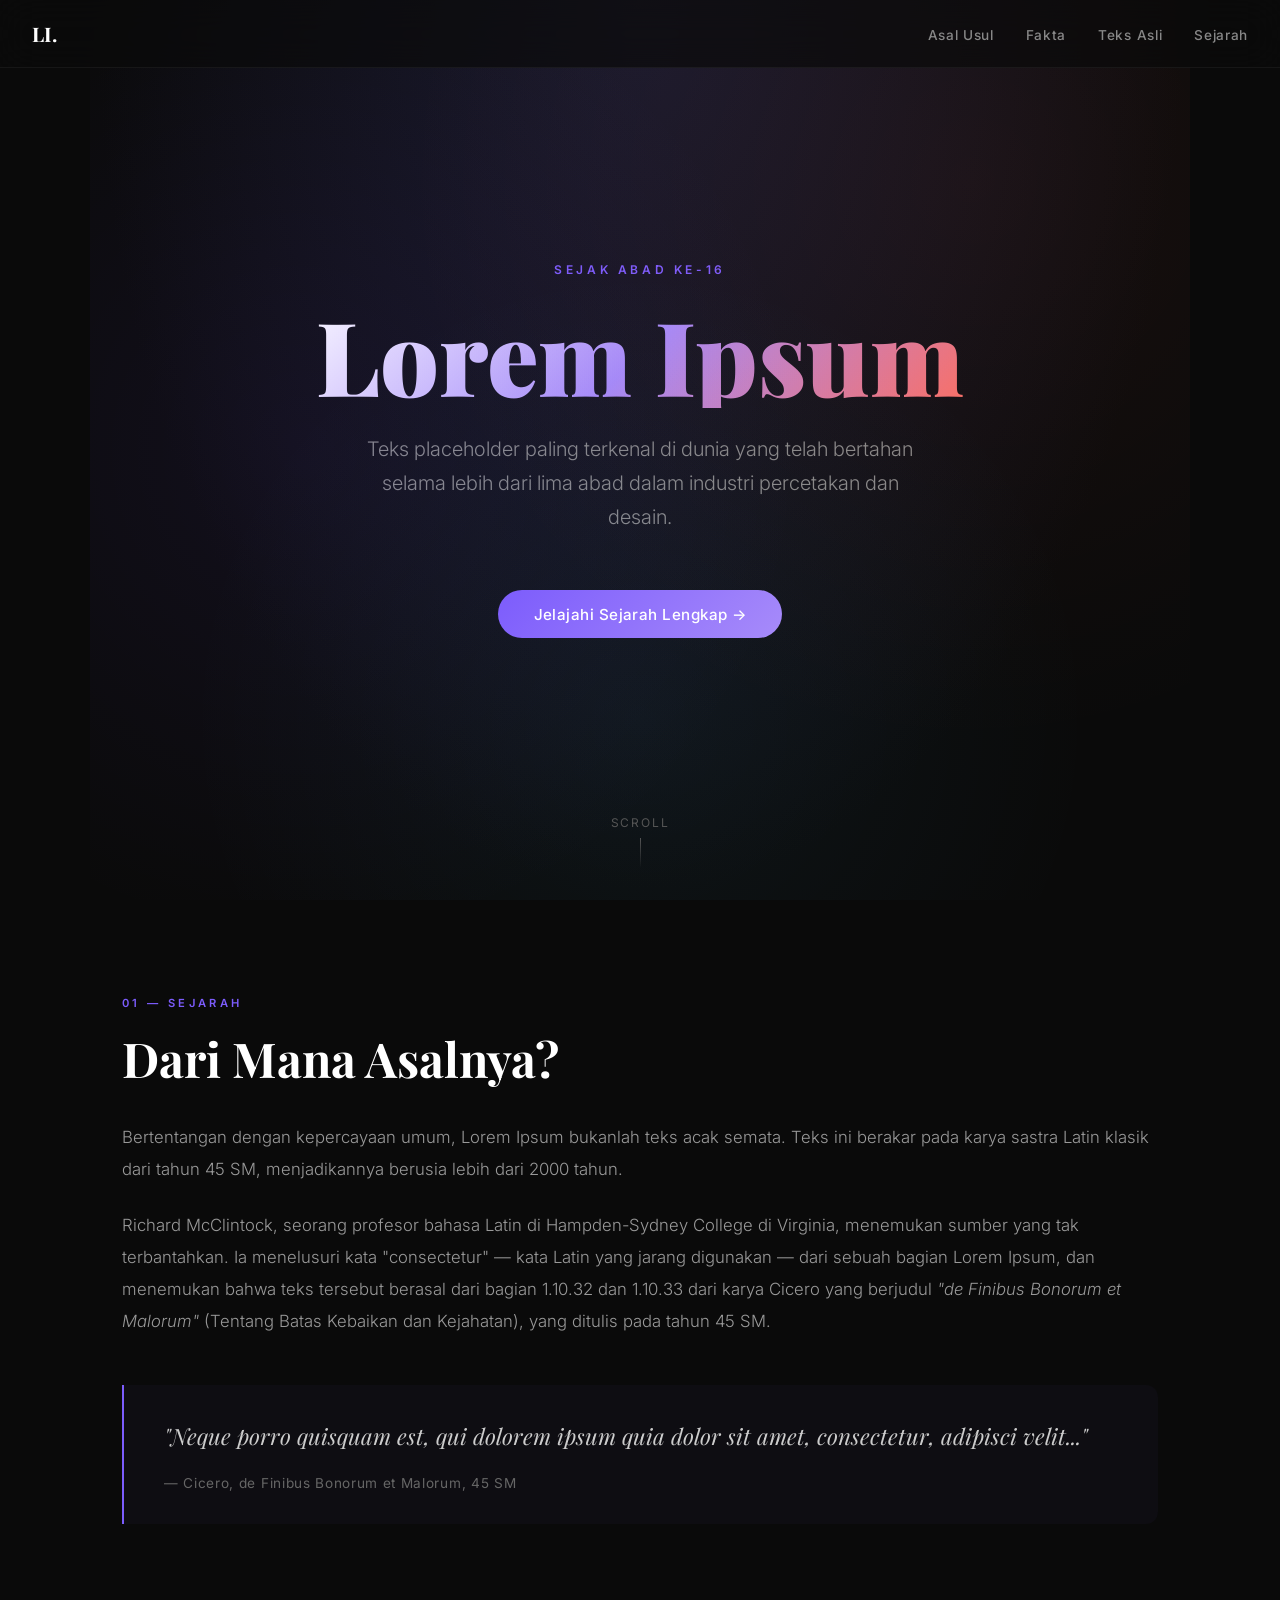
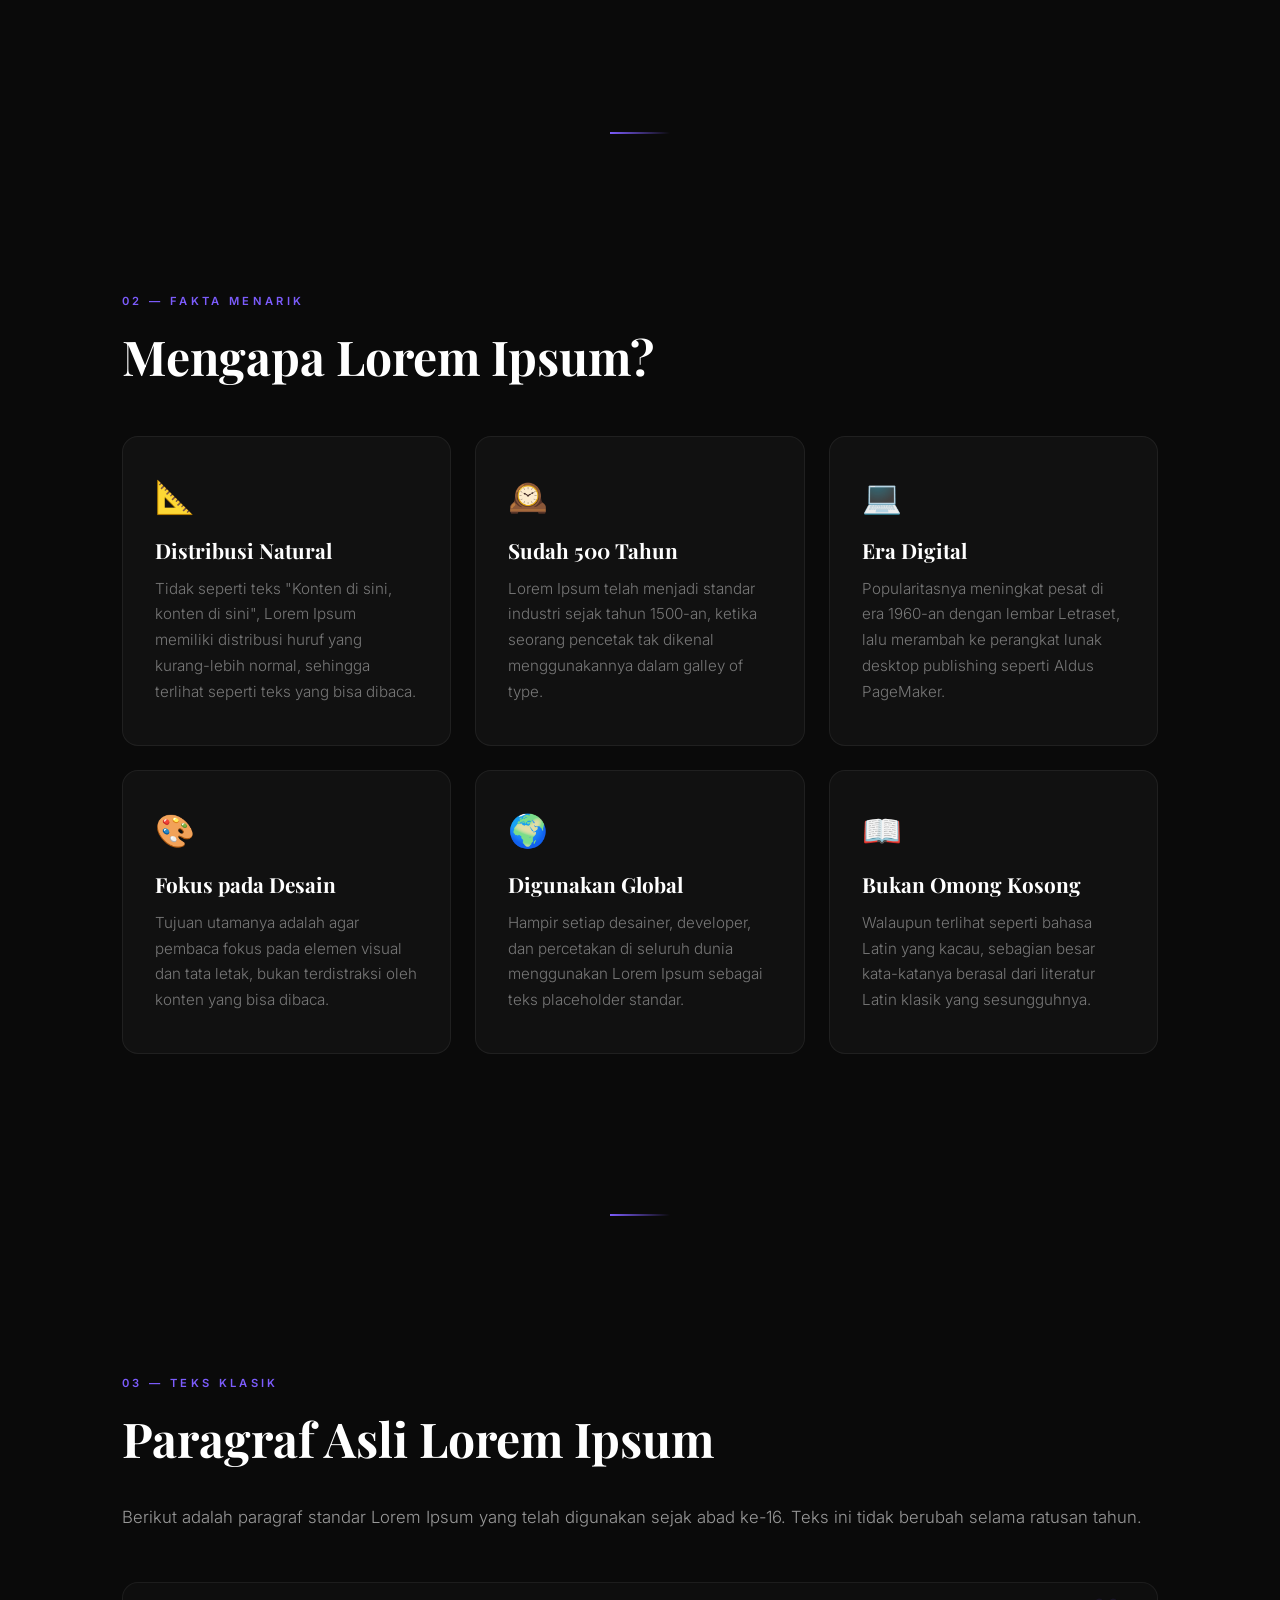
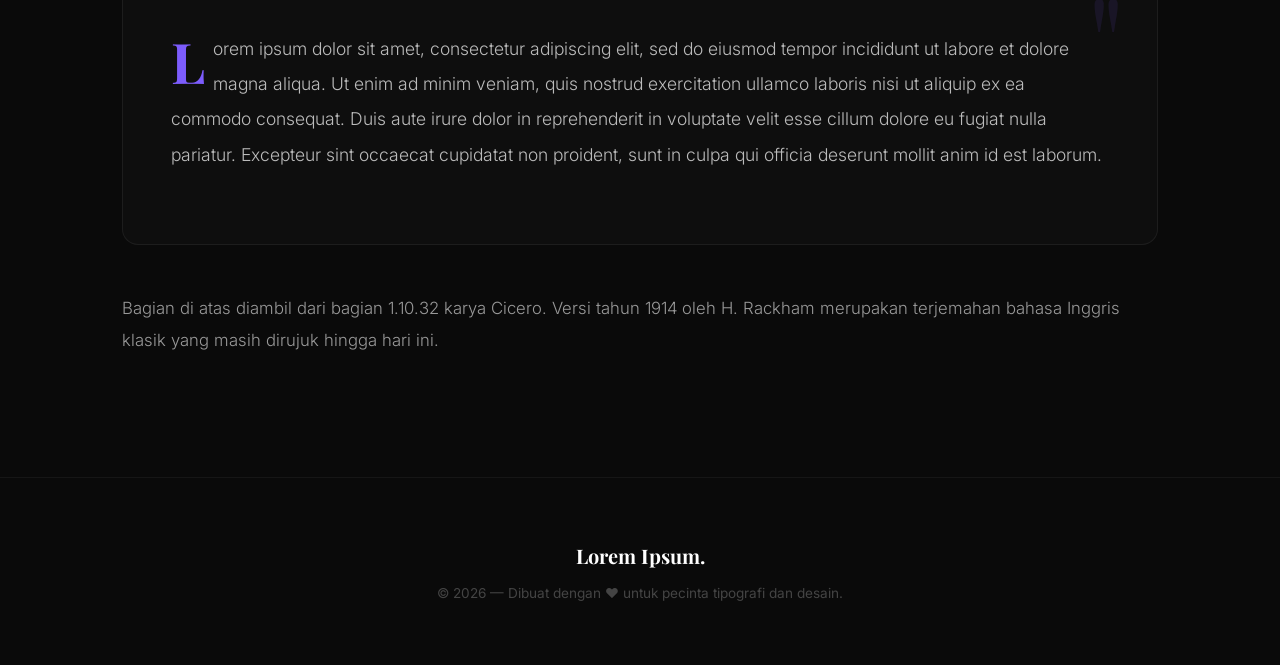
<file: index.html>
<!DOCTYPE html>
<html lang="id">

<head>
    <meta charset="UTF-8">
    <meta name="viewport" content="width=device-width, initial-scale=1.0">
    <title>Lorem Ipsum — The Art of Placeholder Text</title>
    <link rel="stylesheet" href="style.css">
</head>

<body>

    <nav>
        <div class="logo">LI.</div>
        <ul>
            <li><a href="#asal-usul">Asal Usul</a></li>
            <li><a href="#fakta">Fakta</a></li>
            <li><a href="#teks">Teks Asli</a></li>
            <li><a href="page.html">Sejarah</a></li>
        </ul>
    </nav>

    <!-- Hero -->
    <section class="hero">
        <div class="hero-label">Sejak Abad ke-16</div>
        <h1>Lorem Ipsum</h1>
        <p>Teks placeholder paling terkenal di dunia yang telah bertahan selama lebih dari lima abad dalam industri percetakan dan desain.</p>
        <a href="page.html" class="btn-primary">Jelajahi Sejarah Lengkap →</a>
        <div class="scroll-hint">
            scroll
            <span></span>
        </div>
    </section>

    <!-- Asal Usul -->
    <section id="asal-usul">
        <div class="section-label">01 — Sejarah</div>
        <h2>Dari Mana Asalnya?</h2>
        <p>Bertentangan dengan kepercayaan umum, Lorem Ipsum bukanlah teks acak semata. Teks ini berakar pada karya sastra Latin klasik dari tahun 45 SM, menjadikannya berusia lebih dari 2000 tahun.</p>
        <p>Richard McClintock, seorang profesor bahasa Latin di Hampden-Sydney College di Virginia, menemukan sumber yang tak terbantahkan. Ia menelusuri kata "consectetur" — kata Latin yang jarang digunakan — dari sebuah bagian Lorem Ipsum, dan menemukan bahwa teks tersebut berasal dari bagian 1.10.32 dan 1.10.33 dari karya Cicero yang berjudul <em>"de Finibus Bonorum et Malorum"</em> (Tentang Batas Kebaikan dan Kejahatan), yang ditulis pada tahun 45 SM.</p>

        <div class="quote-block">
            <p>"Neque porro quisquam est, qui dolorem ipsum quia dolor sit amet, consectetur, adipisci velit..."</p>
            <cite>— Cicero, de Finibus Bonorum et Malorum, 45 SM</cite>
        </div>
    </section>

    <div class="divider"></div>

    <!-- Fakta -->
    <section id="fakta">
        <div class="section-label">02 — Fakta Menarik</div>
        <h2>Mengapa Lorem Ipsum?</h2>

        <div class="card-grid">
            <div class="card">
                <div class="card-icon">📐</div>
                <h3>Distribusi Natural</h3>
                <p>Tidak seperti teks "Konten di sini, konten di sini", Lorem Ipsum memiliki distribusi huruf yang kurang-lebih normal, sehingga terlihat seperti teks yang bisa dibaca.</p>
            </div>
            <div class="card">
                <div class="card-icon">🕰️</div>
                <h3>Sudah 500 Tahun</h3>
                <p>Lorem Ipsum telah menjadi standar industri sejak tahun 1500-an, ketika seorang pencetak tak dikenal menggunakannya dalam galley of type.</p>
            </div>
            <div class="card">
                <div class="card-icon">💻</div>
                <h3>Era Digital</h3>
                <p>Popularitasnya meningkat pesat di era 1960-an dengan lembar Letraset, lalu merambah ke perangkat lunak desktop publishing seperti Aldus PageMaker.</p>
            </div>
            <div class="card">
                <div class="card-icon">🎨</div>
                <h3>Fokus pada Desain</h3>
                <p>Tujuan utamanya adalah agar pembaca fokus pada elemen visual dan tata letak, bukan terdistraksi oleh konten yang bisa dibaca.</p>
            </div>
            <div class="card">
                <div class="card-icon">🌍</div>
                <h3>Digunakan Global</h3>
                <p>Hampir setiap desainer, developer, dan percetakan di seluruh dunia menggunakan Lorem Ipsum sebagai teks placeholder standar.</p>
            </div>
            <div class="card">
                <div class="card-icon">📖</div>
                <h3>Bukan Omong Kosong</h3>
                <p>Walaupun terlihat seperti bahasa Latin yang kacau, sebagian besar kata-katanya berasal dari literatur Latin klasik yang sesungguhnya.</p>
            </div>
        </div>
    </section>

    <div class="divider"></div>

    <!-- Teks Asli -->
    <section id="teks">
        <div class="section-label">03 — Teks Klasik</div>
        <h2>Paragraf Asli Lorem Ipsum</h2>
        <p>Berikut adalah paragraf standar Lorem Ipsum yang telah digunakan sejak abad ke-16. Teks ini tidak berubah selama ratusan tahun.</p>

        <div class="lorem-display">
            <p>Lorem ipsum dolor sit amet, consectetur adipiscing elit, sed do eiusmod tempor incididunt ut labore et dolore magna aliqua. Ut enim ad minim veniam, quis nostrud exercitation ullamco laboris nisi ut aliquip ex ea commodo consequat. Duis aute irure dolor in reprehenderit in voluptate velit esse cillum dolore eu fugiat nulla pariatur. Excepteur sint occaecat cupidatat non proident, sunt in culpa qui officia deserunt mollit anim id est laborum.</p>
        </div>

        <p>Bagian di atas diambil dari bagian 1.10.32 karya Cicero. Versi tahun 1914 oleh H. Rackham merupakan terjemahan bahasa Inggris klasik yang masih dirujuk hingga hari ini.</p>
    </section>

    <!-- Footer -->
    <footer>
        <div class="logo">Lorem Ipsum.</div>
        <p>&copy; 2026 — Dibuat dengan ❤️ untuk pecinta tipografi dan desain.</p>
    </footer>

</body>

</html>
</file>
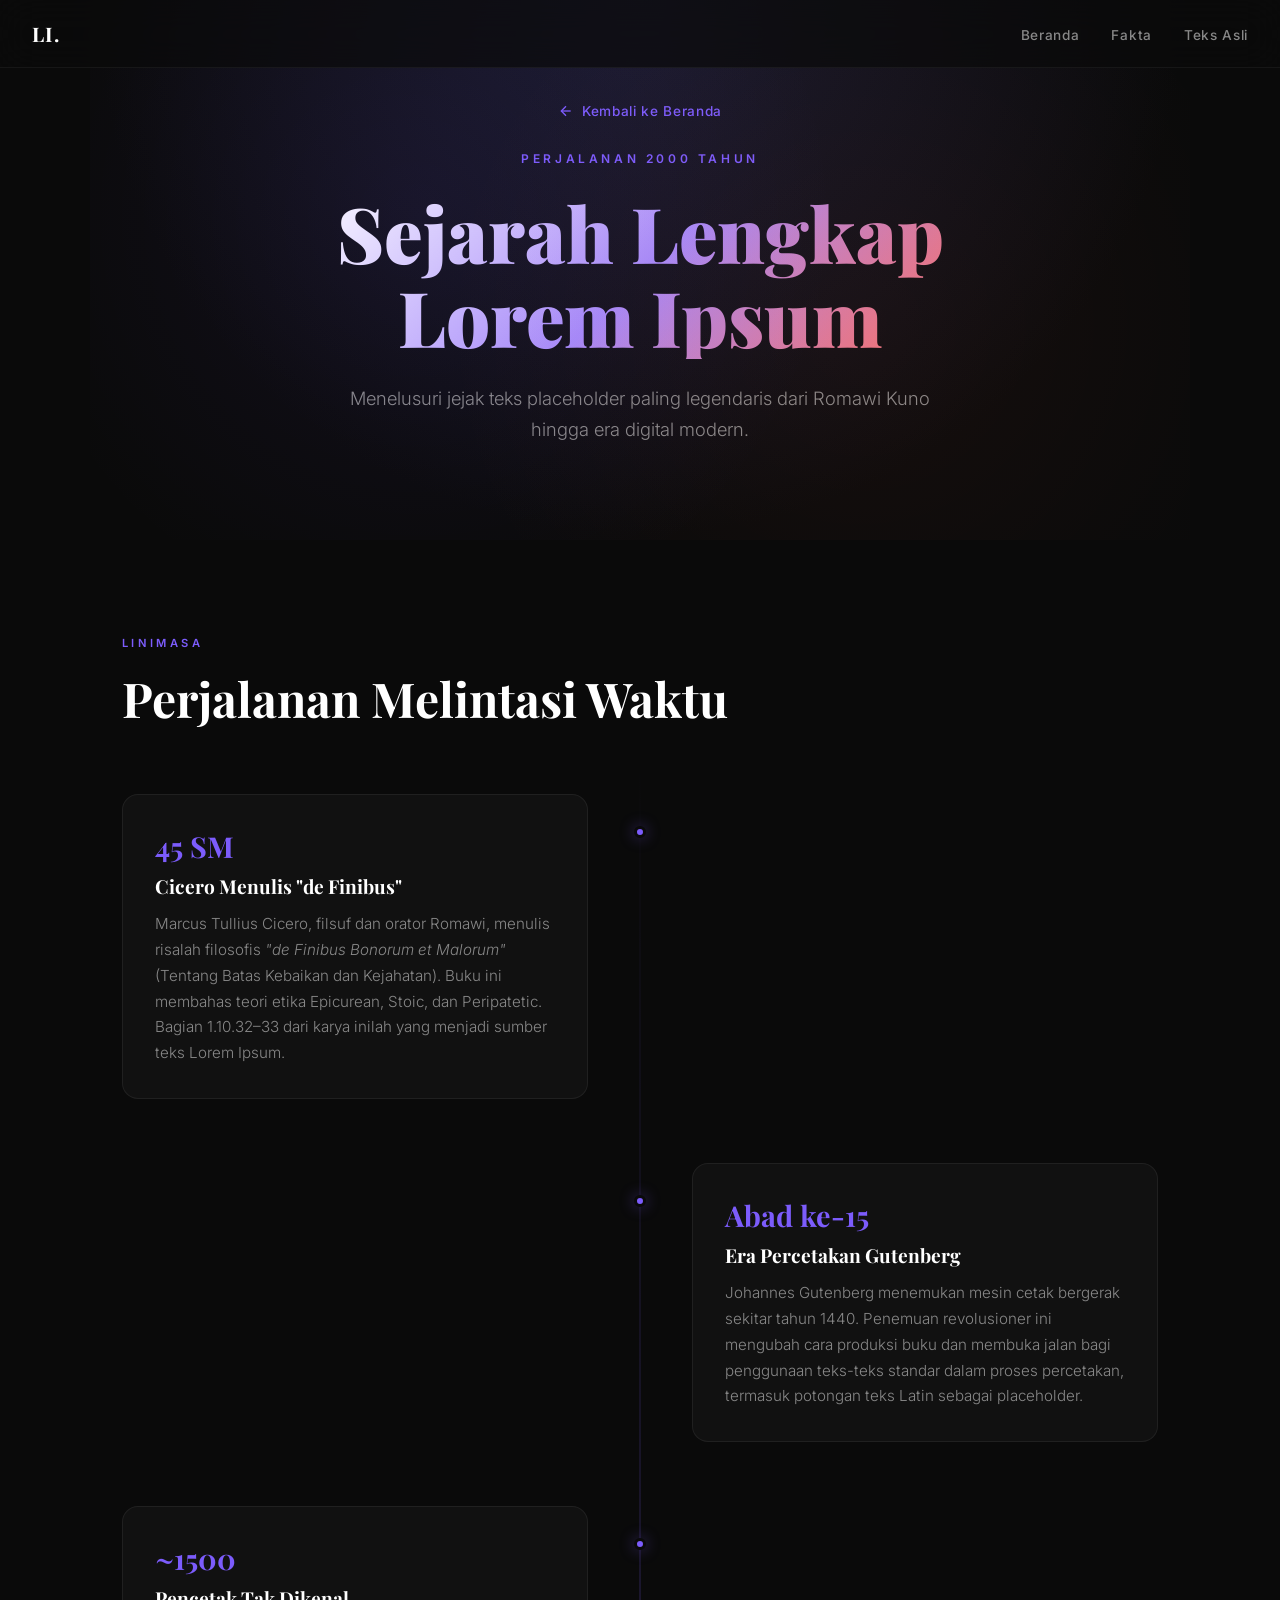
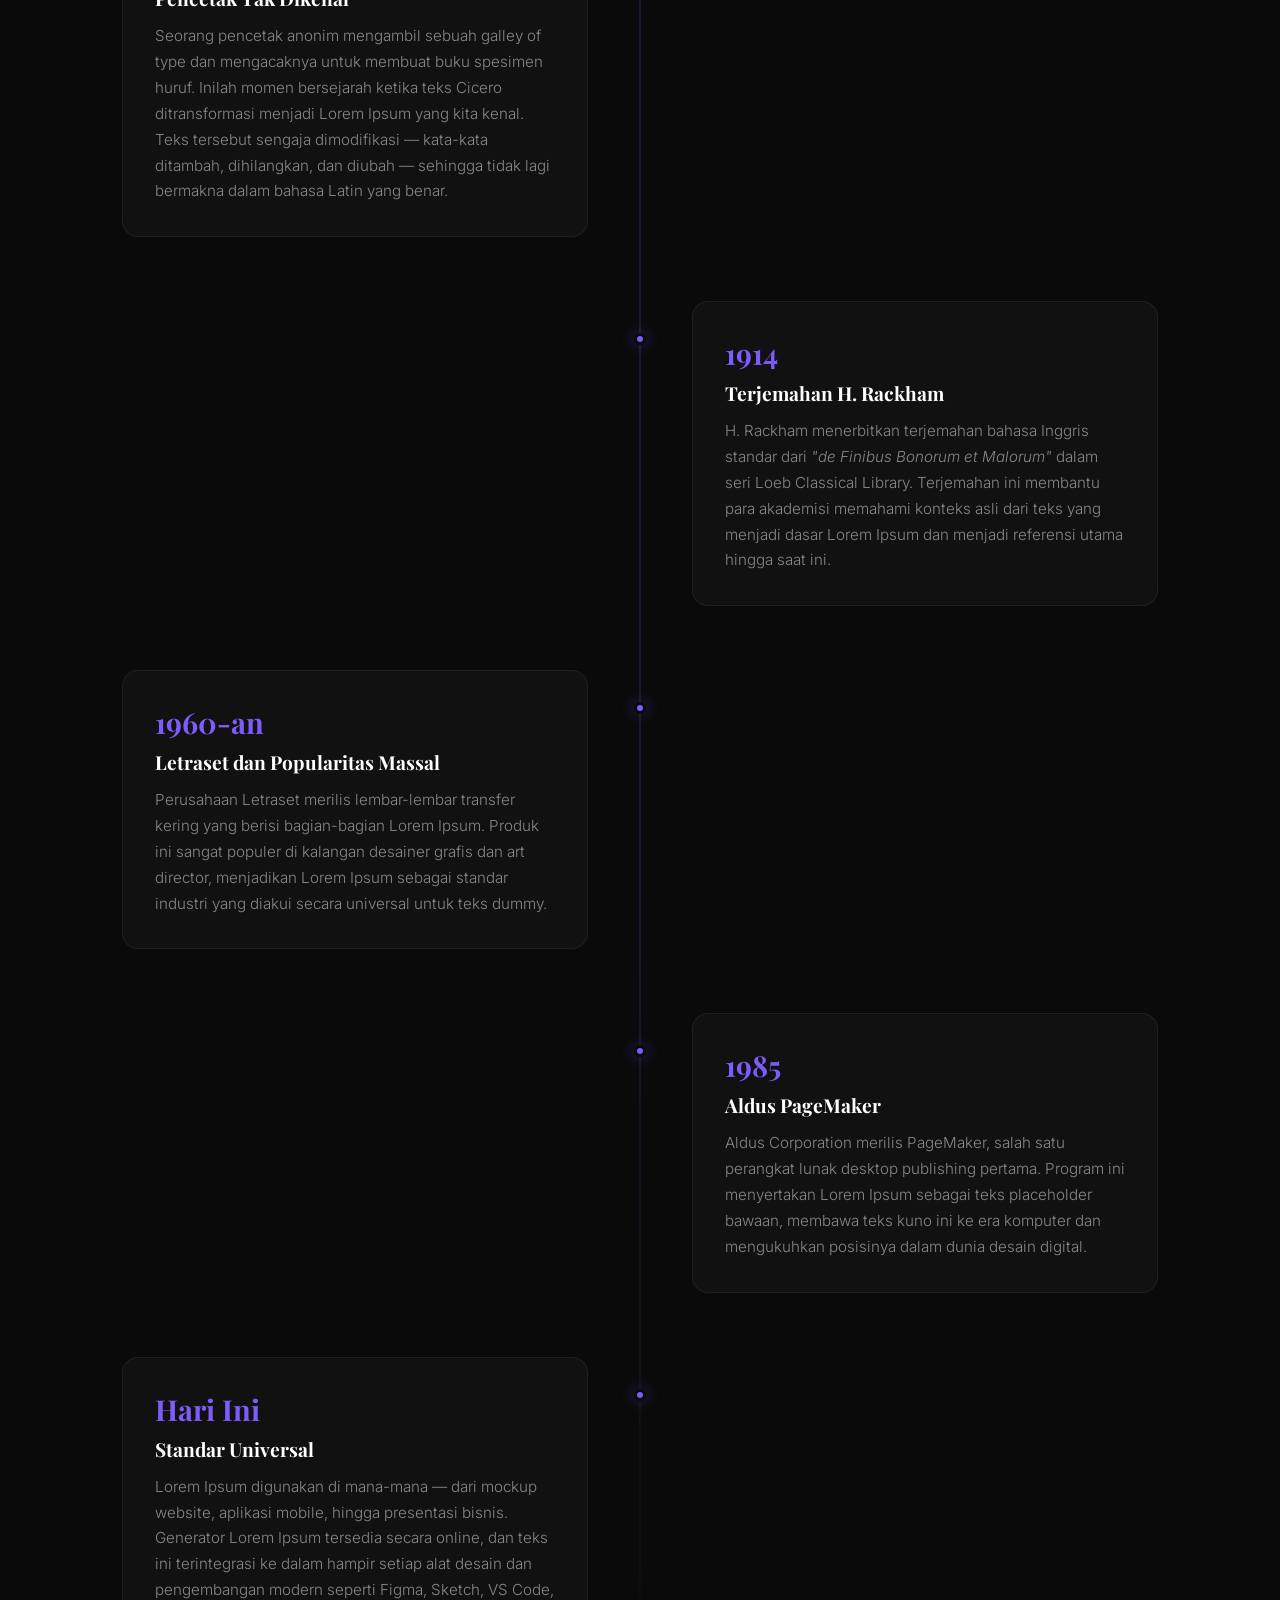
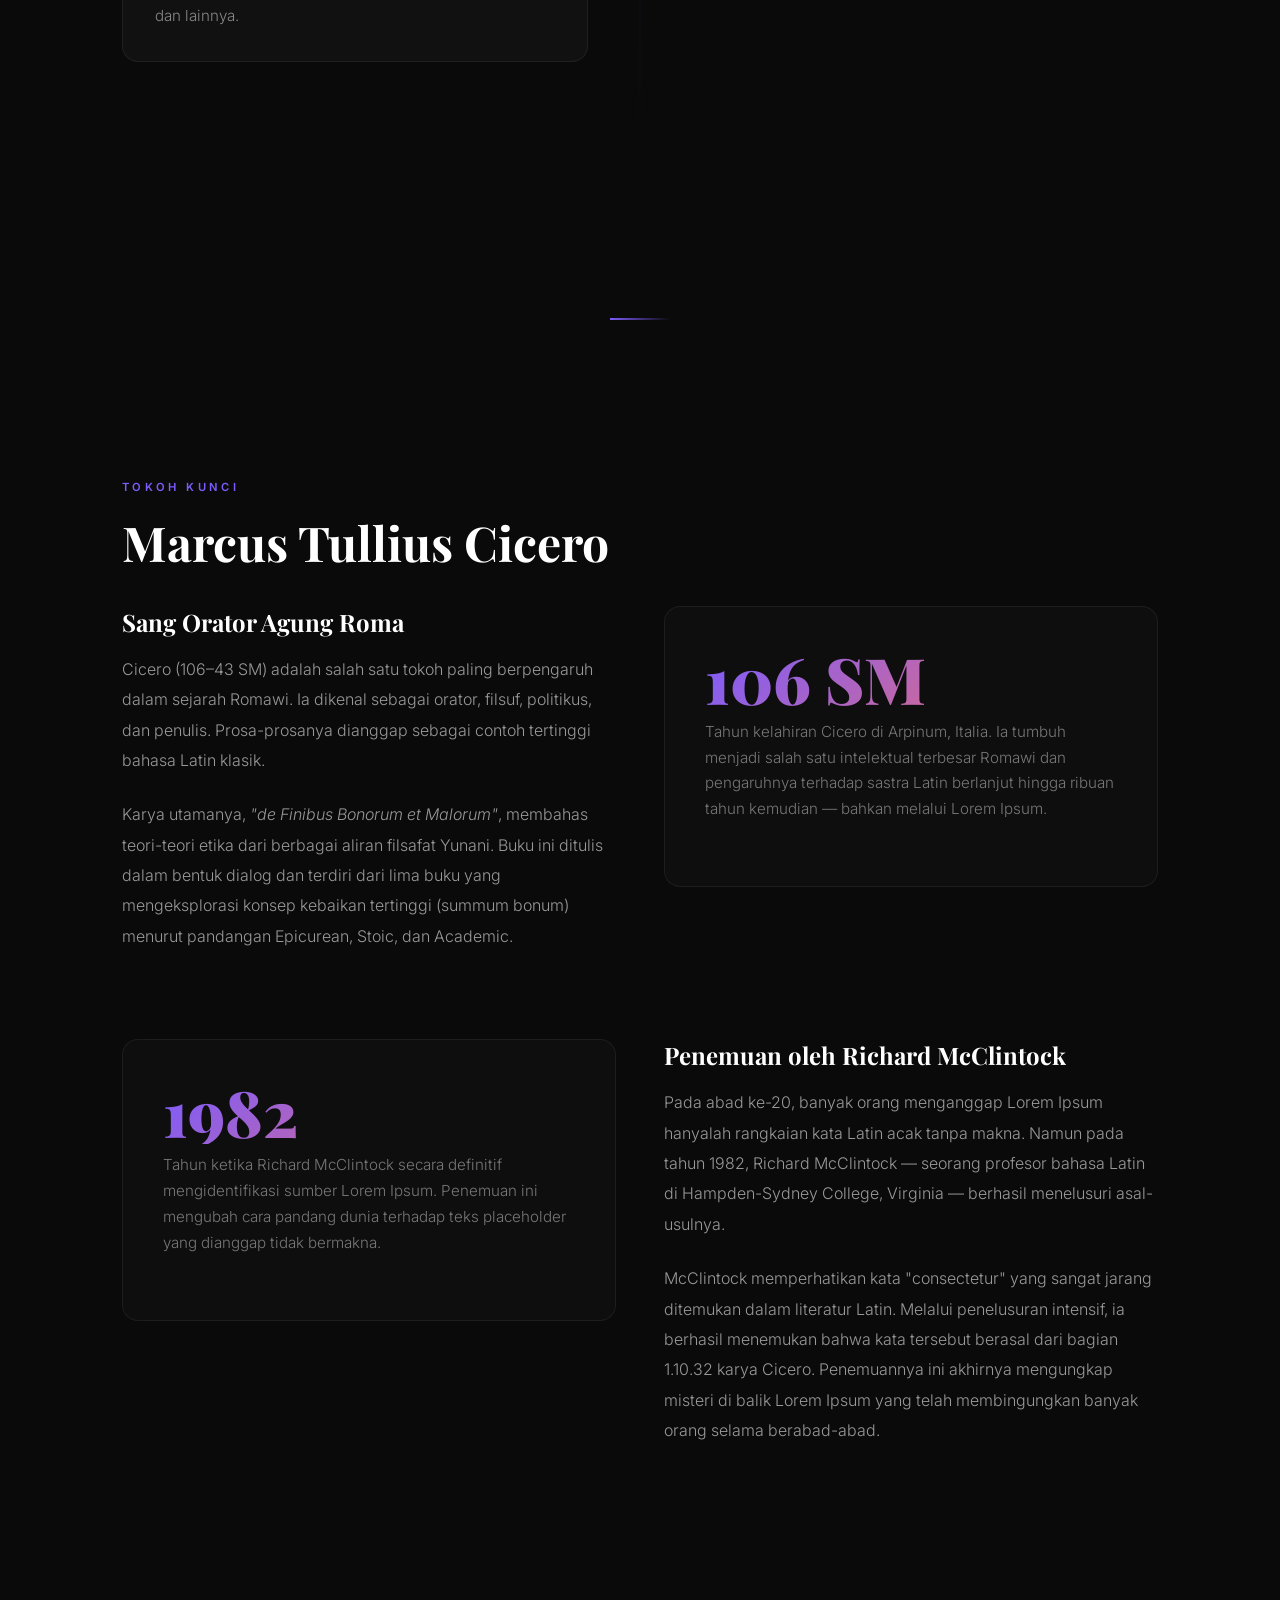
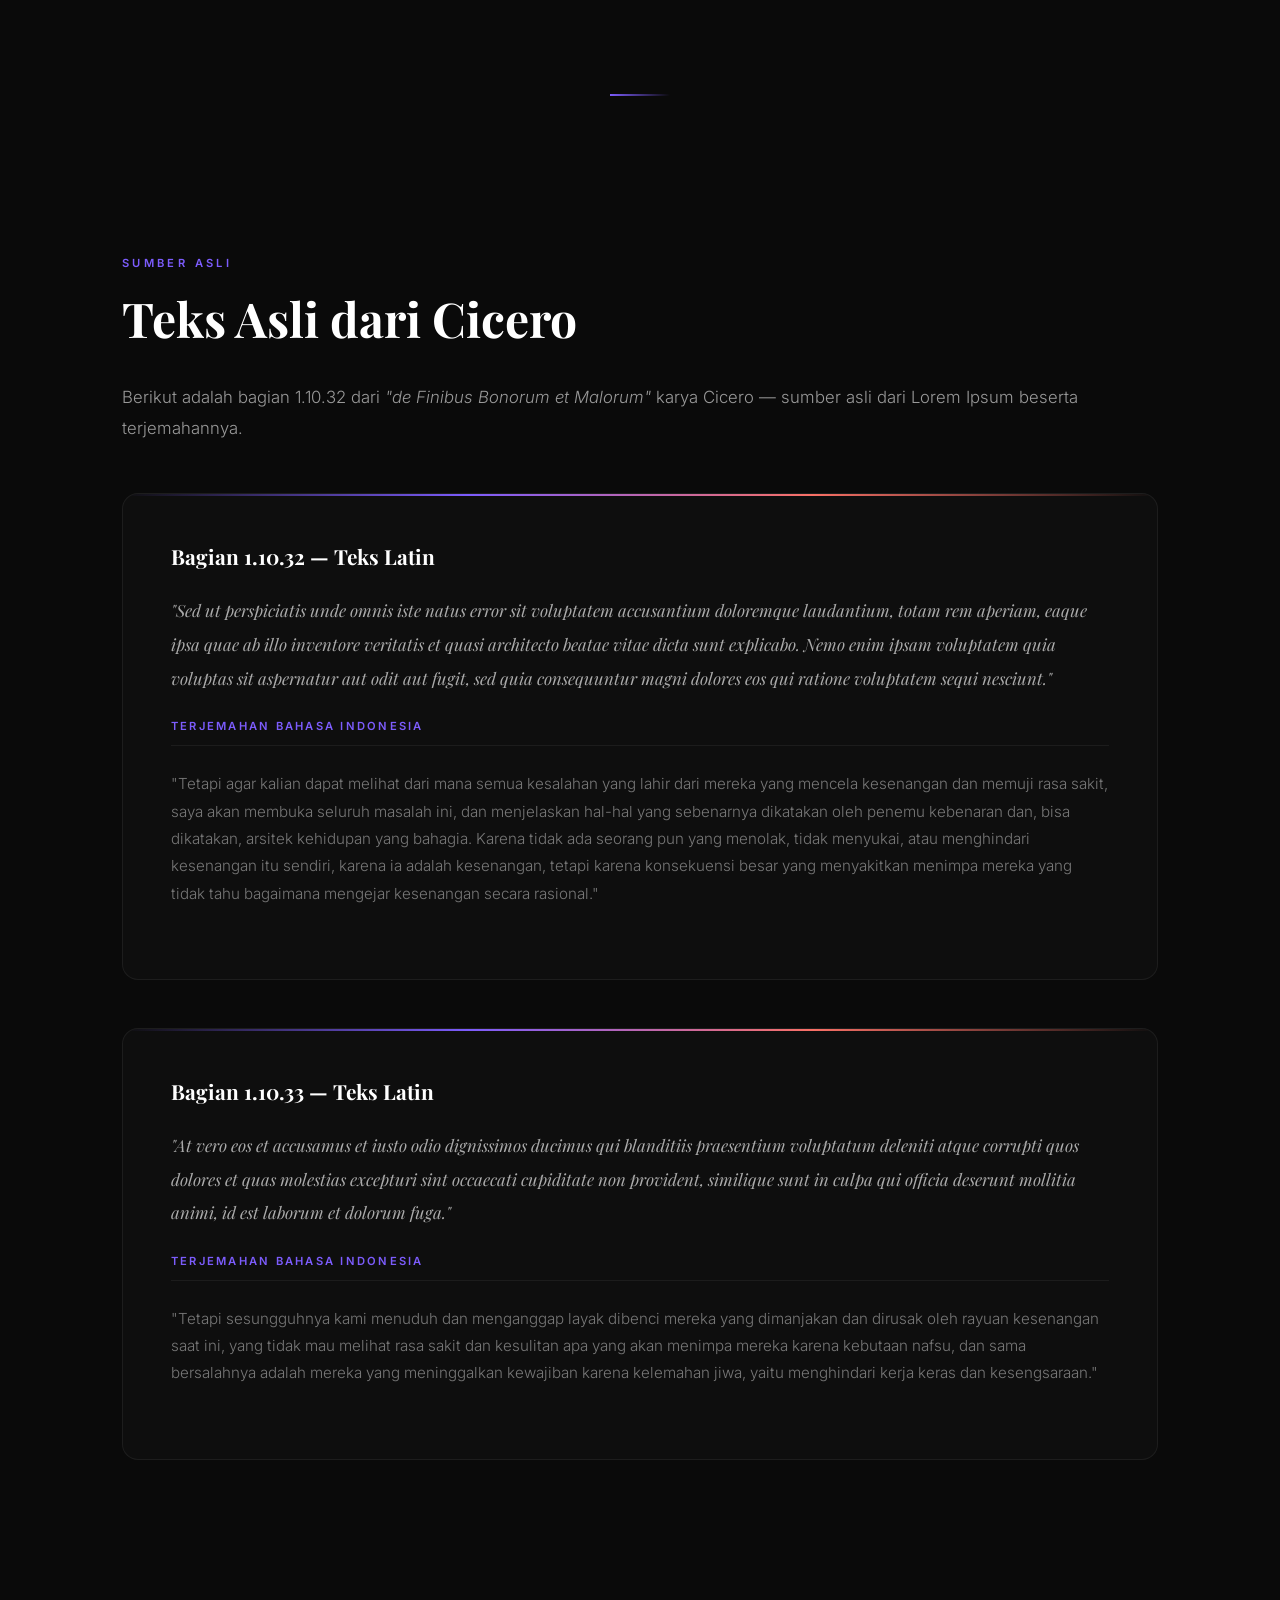
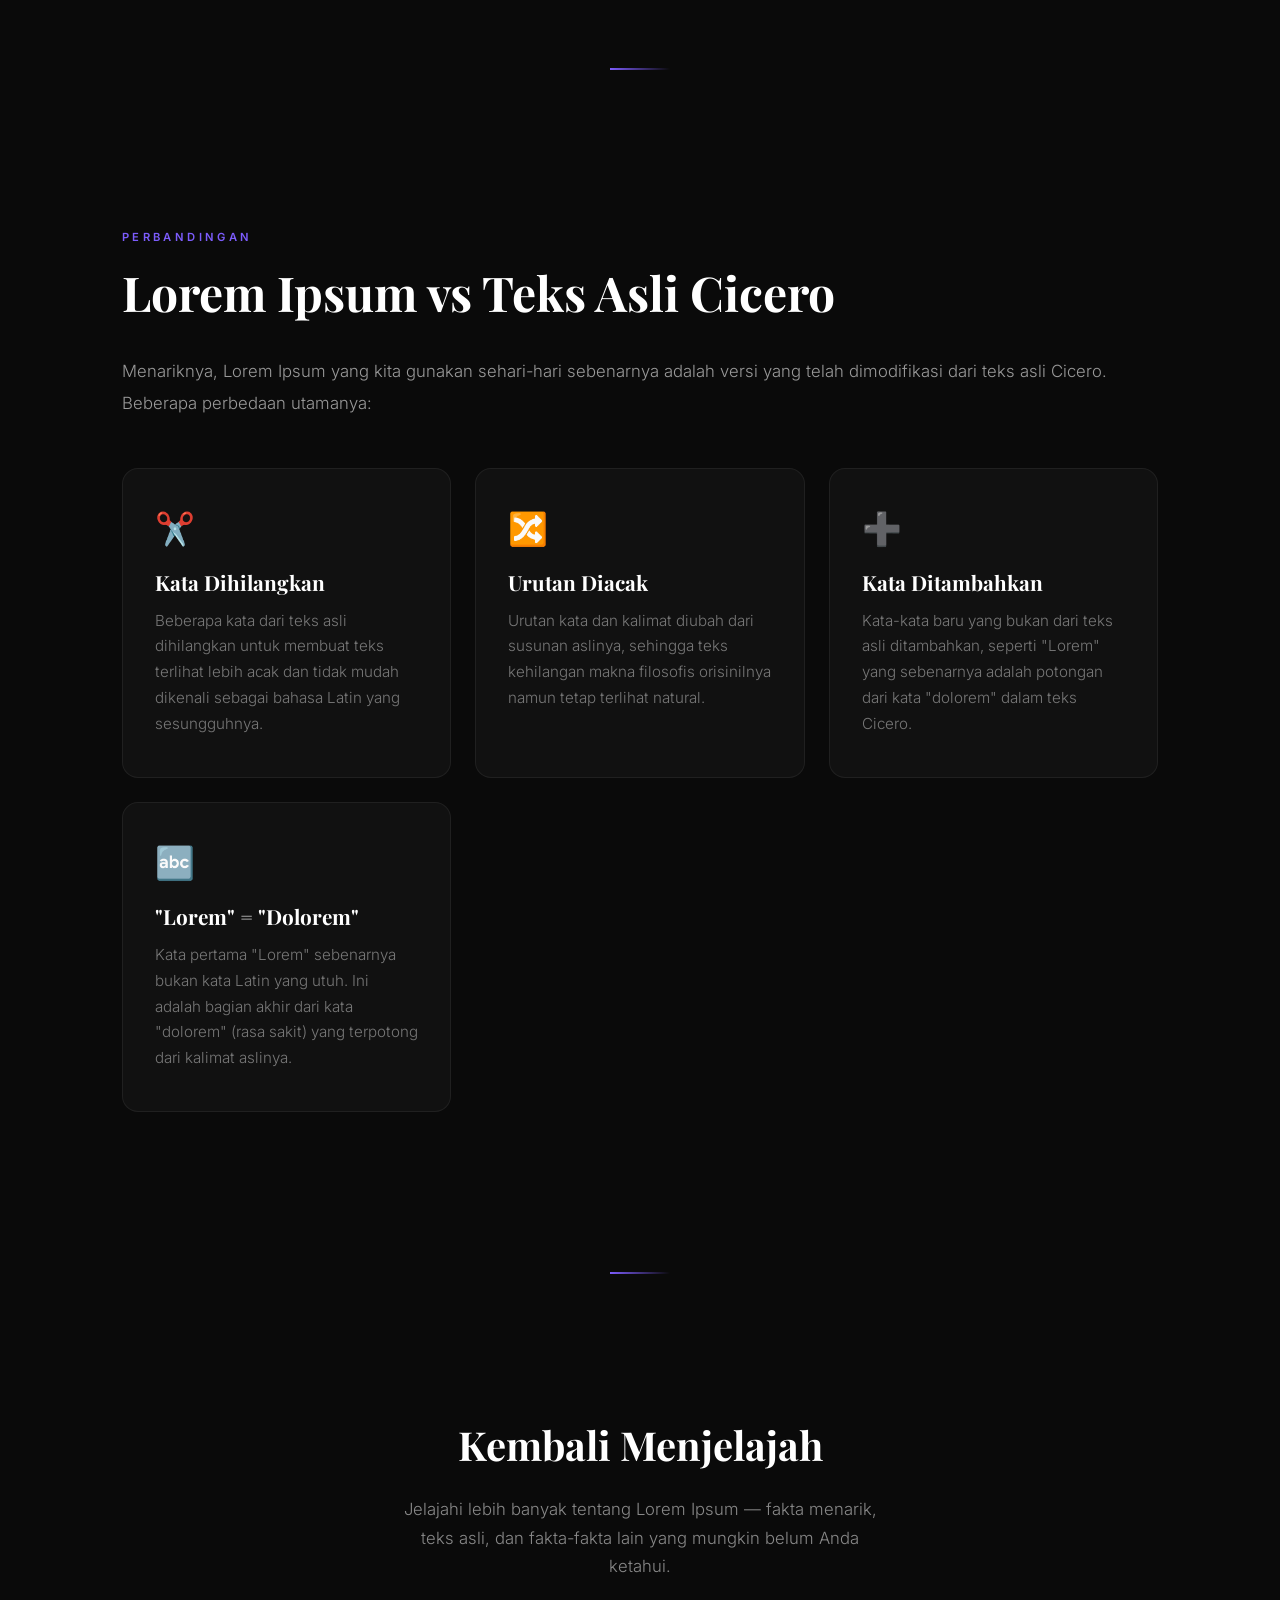
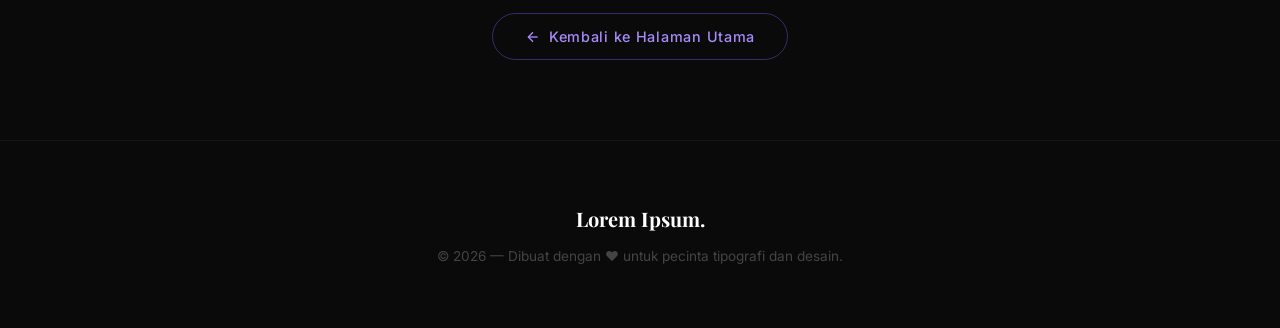
<file: page.html>
<!DOCTYPE html>
<html lang="id">

<head>
    <meta charset="UTF-8">
    <meta name="viewport" content="width=device-width, initial-scale=1.0">
    <title>Sejarah Lorem Ipsum — Perjalanan 2000 Tahun</title>
    <link rel="stylesheet" href="style.css">
    <style>
        /* Page-specific styles */
        .page-hero {
            min-height: 60vh;
            display: flex;
            flex-direction: column;
            justify-content: center;
            align-items: center;
            text-align: center;
            padding: 6rem 2rem 4rem;
            position: relative;
            background: radial-gradient(ellipse at 50% 0%, #1a1a2e 0%, #0a0a0a 70%);
        }

        .page-hero::before {
            content: '';
            position: absolute;
            top: 0;
            left: 0;
            right: 0;
            bottom: 0;
            background:
                radial-gradient(circle at 30% 40%, rgba(120, 80, 255, 0.08) 0%, transparent 50%),
                radial-gradient(circle at 70% 60%, rgba(255, 100, 80, 0.05) 0%, transparent 50%);
            pointer-events: none;
        }

        .page-hero .hero-label {
            font-size: 0.75rem;
            letter-spacing: 0.3em;
            text-transform: uppercase;
            color: #7c5cfc;
            margin-bottom: 1.5rem;
            font-weight: 600;
        }

        .page-hero h1 {
            font-family: 'Playfair Display', serif;
            font-size: clamp(2.5rem, 6vw, 5rem);
            font-weight: 900;
            line-height: 1.1;
            margin-bottom: 1.5rem;
            background: linear-gradient(135deg, #ffffff 0%, #a78bfa 50%, #f97066 100%);
            -webkit-background-clip: text;
            -webkit-text-fill-color: transparent;
            background-clip: text;
        }

        .page-hero p {
            font-size: clamp(1rem, 2vw, 1.15rem);
            color: #888;
            max-width: 600px;
            line-height: 1.7;
            font-weight: 300;
        }

        .back-link {
            display: inline-flex;
            align-items: center;
            gap: 0.5rem;
            color: #7c5cfc;
            text-decoration: none;
            font-size: 0.85rem;
            font-weight: 500;
            letter-spacing: 0.05em;
            margin-bottom: 2rem;
            transition: color 0.3s;
        }

        .back-link:hover {
            color: #a78bfa;
        }

        .back-link svg {
            width: 16px;
            height: 16px;
            stroke: currentColor;
            fill: none;
            stroke-width: 2;
        }

        /* Timeline */
        .timeline {
            position: relative;
            padding: 2rem 0;
        }

        .timeline::before {
            content: '';
            position: absolute;
            left: 50%;
            transform: translateX(-50%);
            top: 0;
            bottom: 0;
            width: 1px;
            background: linear-gradient(to bottom, transparent, rgba(124, 92, 252, 0.3), rgba(124, 92, 252, 0.3), transparent);
        }

        .timeline-item {
            display: flex;
            align-items: flex-start;
            margin-bottom: 4rem;
            position: relative;
        }

        .timeline-item:nth-child(odd) {
            flex-direction: row;
        }

        .timeline-item:nth-child(even) {
            flex-direction: row-reverse;
        }

        .timeline-content {
            width: 45%;
            background: rgba(255, 255, 255, 0.03);
            border: 1px solid rgba(255, 255, 255, 0.06);
            border-radius: 16px;
            padding: 2rem;
            transition: all 0.4s ease;
        }

        .timeline-content:hover {
            background: rgba(255, 255, 255, 0.05);
            border-color: rgba(124, 92, 252, 0.2);
            transform: translateY(-2px);
        }

        .timeline-year {
            font-family: 'Playfair Display', serif;
            font-size: 1.8rem;
            font-weight: 700;
            color: #7c5cfc;
            margin-bottom: 0.5rem;
        }

        .timeline-content h3 {
            font-family: 'Playfair Display', serif;
            font-size: 1.2rem;
            color: #fff;
            margin-bottom: 0.75rem;
        }

        .timeline-content p {
            font-size: 0.95rem;
            color: #888;
            line-height: 1.7;
            margin-bottom: 0;
        }

        .timeline-dot {
            position: absolute;
            left: 50%;
            transform: translateX(-50%);
            width: 12px;
            height: 12px;
            background: #7c5cfc;
            border-radius: 50%;
            border: 3px solid #0a0a0a;
            box-shadow: 0 0 15px rgba(124, 92, 252, 0.4);
            z-index: 1;
            top: 2rem;
        }

        /* Detail Section with side accent */
        .detail-section {
            padding: 4rem 0;
        }

        .detail-block {
            display: grid;
            grid-template-columns: 1fr 1fr;
            gap: 3rem;
            align-items: start;
            margin-bottom: 4rem;
        }

        .detail-block.reverse {
            direction: rtl;
        }

        .detail-block.reverse > * {
            direction: ltr;
        }

        .detail-text h3 {
            font-family: 'Playfair Display', serif;
            font-size: 1.5rem;
            color: #fff;
            margin-bottom: 1rem;
        }

        .detail-text p {
            font-size: 1rem;
            color: #999;
            line-height: 1.9;
        }

        .detail-highlight {
            background: rgba(255, 255, 255, 0.02);
            border: 1px solid rgba(255, 255, 255, 0.06);
            border-radius: 16px;
            padding: 2.5rem;
            position: relative;
        }

        .detail-highlight .big-number {
            font-family: 'Playfair Display', serif;
            font-size: 4rem;
            font-weight: 900;
            background: linear-gradient(135deg, #7c5cfc, #f97066);
            -webkit-background-clip: text;
            -webkit-text-fill-color: transparent;
            background-clip: text;
            line-height: 1;
            margin-bottom: 0.5rem;
        }

        .detail-highlight p {
            font-size: 0.95rem;
            color: #777;
            line-height: 1.7;
        }

        /* Latin text showcase */
        .latin-showcase {
            background: rgba(255, 255, 255, 0.02);
            border: 1px solid rgba(255, 255, 255, 0.06);
            border-radius: 16px;
            padding: 3rem;
            margin: 3rem 0;
            position: relative;
            overflow: hidden;
        }

        .latin-showcase::before {
            content: '';
            position: absolute;
            top: 0;
            left: 0;
            right: 0;
            height: 2px;
            background: linear-gradient(90deg, transparent, #7c5cfc, #f97066, transparent);
        }

        .latin-showcase h3 {
            font-family: 'Playfair Display', serif;
            font-size: 1.3rem;
            color: #fff;
            margin-bottom: 1.5rem;
        }

        .latin-showcase .latin-text {
            font-family: 'Playfair Display', serif;
            font-size: 1.05rem;
            line-height: 2;
            color: #aaa;
            font-style: italic;
            margin-bottom: 1.5rem;
        }

        .latin-showcase .translation {
            font-size: 0.95rem;
            line-height: 1.8;
            color: #777;
            padding-top: 1.5rem;
            border-top: 1px solid rgba(255, 255, 255, 0.06);
        }

        .translation-label {
            font-size: 0.7rem;
            letter-spacing: 0.2em;
            text-transform: uppercase;
            color: #7c5cfc;
            font-weight: 600;
            margin-bottom: 0.75rem;
        }

        /* CTA */
        .cta-section {
            text-align: center;
            padding: 5rem 2rem;
        }

        .cta-section h2 {
            font-family: 'Playfair Display', serif;
            font-size: clamp(1.8rem, 4vw, 2.5rem);
            color: #fff;
            margin-bottom: 1.5rem;
        }

        .cta-section p {
            color: #888;
            max-width: 500px;
            margin: 0 auto 2rem;
            line-height: 1.7;
        }

        .btn-back {
            display: inline-flex;
            align-items: center;
            gap: 0.5rem;
            padding: 0.9rem 2rem;
            background: transparent;
            border: 1px solid rgba(124, 92, 252, 0.4);
            color: #a78bfa;
            border-radius: 50px;
            text-decoration: none;
            font-size: 0.9rem;
            font-weight: 500;
            letter-spacing: 0.05em;
            transition: all 0.3s;
        }

        .btn-back:hover {
            background: rgba(124, 92, 252, 0.1);
            border-color: #7c5cfc;
            color: #fff;
        }

        /* Responsive */
        @media (max-width: 768px) {
            .timeline::before {
                left: 1.5rem;
            }

            .timeline-item,
            .timeline-item:nth-child(even) {
                flex-direction: column;
                padding-left: 3.5rem;
            }

            .timeline-content {
                width: 100%;
            }

            .timeline-dot {
                left: 1.5rem;
            }

            .detail-block,
            .detail-block.reverse {
                grid-template-columns: 1fr;
                direction: ltr;
            }
        }
    </style>
</head>

<body>

    <nav>
        <a href="index.html" class="logo">LI.</a>
        <ul>
            <li><a href="index.html">Beranda</a></li>
            <li><a href="index.html#fakta">Fakta</a></li>
            <li><a href="index.html#teks">Teks Asli</a></li>
        </ul>
    </nav>

    <!-- Page Hero -->
    <section class="page-hero">
        <a href="index.html" class="back-link">
            <svg viewBox="0 0 24 24"><line x1="19" y1="12" x2="5" y2="12"></line><polyline points="12 19 5 12 12 5"></polyline></svg>
            Kembali ke Beranda
        </a>
        <div class="hero-label">Perjalanan 2000 Tahun</div>
        <h1>Sejarah Lengkap<br>Lorem Ipsum</h1>
        <p>Menelusuri jejak teks placeholder paling legendaris dari Romawi Kuno hingga era digital modern.</p>
    </section>

    <!-- Timeline -->
    <section>
        <div class="section-label">Linimasa</div>
        <h2>Perjalanan Melintasi Waktu</h2>

        <div class="timeline">
            <div class="timeline-item">
                <div class="timeline-content">
                    <div class="timeline-year">45 SM</div>
                    <h3>Cicero Menulis "de Finibus"</h3>
                    <p>Marcus Tullius Cicero, filsuf dan orator Romawi, menulis risalah filosofis <em>"de Finibus Bonorum et Malorum"</em> (Tentang Batas Kebaikan dan Kejahatan). Buku ini membahas teori etika Epicurean, Stoic, dan Peripatetic. Bagian 1.10.32–33 dari karya inilah yang menjadi sumber teks Lorem Ipsum.</p>
                </div>
                <div class="timeline-dot"></div>
            </div>

            <div class="timeline-item">
                <div class="timeline-content">
                    <div class="timeline-year">Abad ke-15</div>
                    <h3>Era Percetakan Gutenberg</h3>
                    <p>Johannes Gutenberg menemukan mesin cetak bergerak sekitar tahun 1440. Penemuan revolusioner ini mengubah cara produksi buku dan membuka jalan bagi penggunaan teks-teks standar dalam proses percetakan, termasuk potongan teks Latin sebagai placeholder.</p>
                </div>
                <div class="timeline-dot"></div>
            </div>

            <div class="timeline-item">
                <div class="timeline-content">
                    <div class="timeline-year">~1500</div>
                    <h3>Pencetak Tak Dikenal</h3>
                    <p>Seorang pencetak anonim mengambil sebuah galley of type dan mengacaknya untuk membuat buku spesimen huruf. Inilah momen bersejarah ketika teks Cicero ditransformasi menjadi Lorem Ipsum yang kita kenal. Teks tersebut sengaja dimodifikasi — kata-kata ditambah, dihilangkan, dan diubah — sehingga tidak lagi bermakna dalam bahasa Latin yang benar.</p>
                </div>
                <div class="timeline-dot"></div>
            </div>

            <div class="timeline-item">
                <div class="timeline-content">
                    <div class="timeline-year">1914</div>
                    <h3>Terjemahan H. Rackham</h3>
                    <p>H. Rackham menerbitkan terjemahan bahasa Inggris standar dari <em>"de Finibus Bonorum et Malorum"</em> dalam seri Loeb Classical Library. Terjemahan ini membantu para akademisi memahami konteks asli dari teks yang menjadi dasar Lorem Ipsum dan menjadi referensi utama hingga saat ini.</p>
                </div>
                <div class="timeline-dot"></div>
            </div>

            <div class="timeline-item">
                <div class="timeline-content">
                    <div class="timeline-year">1960-an</div>
                    <h3>Letraset dan Popularitas Massal</h3>
                    <p>Perusahaan Letraset merilis lembar-lembar transfer kering yang berisi bagian-bagian Lorem Ipsum. Produk ini sangat populer di kalangan desainer grafis dan art director, menjadikan Lorem Ipsum sebagai standar industri yang diakui secara universal untuk teks dummy.</p>
                </div>
                <div class="timeline-dot"></div>
            </div>

            <div class="timeline-item">
                <div class="timeline-content">
                    <div class="timeline-year">1985</div>
                    <h3>Aldus PageMaker</h3>
                    <p>Aldus Corporation merilis PageMaker, salah satu perangkat lunak desktop publishing pertama. Program ini menyertakan Lorem Ipsum sebagai teks placeholder bawaan, membawa teks kuno ini ke era komputer dan mengukuhkan posisinya dalam dunia desain digital.</p>
                </div>
                <div class="timeline-dot"></div>
            </div>

            <div class="timeline-item">
                <div class="timeline-content">
                    <div class="timeline-year">Hari Ini</div>
                    <h3>Standar Universal</h3>
                    <p>Lorem Ipsum digunakan di mana-mana — dari mockup website, aplikasi mobile, hingga presentasi bisnis. Generator Lorem Ipsum tersedia secara online, dan teks ini terintegrasi ke dalam hampir setiap alat desain dan pengembangan modern seperti Figma, Sketch, VS Code, dan lainnya.</p>
                </div>
                <div class="timeline-dot"></div>
            </div>
        </div>
    </section>

    <div class="divider"></div>

    <!-- Detail: Cicero -->
    <section>
        <div class="section-label">Tokoh Kunci</div>
        <h2>Marcus Tullius Cicero</h2>

        <div class="detail-block">
            <div class="detail-text">
                <h3>Sang Orator Agung Roma</h3>
                <p>Cicero (106–43 SM) adalah salah satu tokoh paling berpengaruh dalam sejarah Romawi. Ia dikenal sebagai orator, filsuf, politikus, dan penulis. Prosa-prosanya dianggap sebagai contoh tertinggi bahasa Latin klasik.</p>
                <p>Karya utamanya, <em>"de Finibus Bonorum et Malorum"</em>, membahas teori-teori etika dari berbagai aliran filsafat Yunani. Buku ini ditulis dalam bentuk dialog dan terdiri dari lima buku yang mengeksplorasi konsep kebaikan tertinggi (summum bonum) menurut pandangan Epicurean, Stoic, dan Academic.</p>
            </div>
            <div class="detail-highlight">
                <div class="big-number">106 SM</div>
                <p>Tahun kelahiran Cicero di Arpinum, Italia. Ia tumbuh menjadi salah satu intelektual terbesar Romawi dan pengaruhnya terhadap sastra Latin berlanjut hingga ribuan tahun kemudian — bahkan melalui Lorem Ipsum.</p>
            </div>
        </div>

        <div class="detail-block reverse">
            <div class="detail-text">
                <h3>Penemuan oleh Richard McClintock</h3>
                <p>Pada abad ke-20, banyak orang menganggap Lorem Ipsum hanyalah rangkaian kata Latin acak tanpa makna. Namun pada tahun 1982, Richard McClintock — seorang profesor bahasa Latin di Hampden-Sydney College, Virginia — berhasil menelusuri asal-usulnya.</p>
                <p>McClintock memperhatikan kata "consectetur" yang sangat jarang ditemukan dalam literatur Latin. Melalui penelusuran intensif, ia berhasil menemukan bahwa kata tersebut berasal dari bagian 1.10.32 karya Cicero. Penemuannya ini akhirnya mengungkap misteri di balik Lorem Ipsum yang telah membingungkan banyak orang selama berabad-abad.</p>
            </div>
            <div class="detail-highlight">
                <div class="big-number">1982</div>
                <p>Tahun ketika Richard McClintock secara definitif mengidentifikasi sumber Lorem Ipsum. Penemuan ini mengubah cara pandang dunia terhadap teks placeholder yang dianggap tidak bermakna.</p>
            </div>
        </div>
    </section>

    <div class="divider"></div>

    <!-- Teks Latin Asli -->
    <section>
        <div class="section-label">Sumber Asli</div>
        <h2>Teks Asli dari Cicero</h2>
        <p>Berikut adalah bagian 1.10.32 dari <em>"de Finibus Bonorum et Malorum"</em> karya Cicero — sumber asli dari Lorem Ipsum beserta terjemahannya.</p>

        <div class="latin-showcase">
            <h3>Bagian 1.10.32 — Teks Latin</h3>
            <p class="latin-text">"Sed ut perspiciatis unde omnis iste natus error sit voluptatem accusantium doloremque laudantium, totam rem aperiam, eaque ipsa quae ab illo inventore veritatis et quasi architecto beatae vitae dicta sunt explicabo. Nemo enim ipsam voluptatem quia voluptas sit aspernatur aut odit aut fugit, sed quia consequuntur magni dolores eos qui ratione voluptatem sequi nesciunt."</p>
            <div class="translation-label">Terjemahan Bahasa Indonesia</div>
            <p class="translation">"Tetapi agar kalian dapat melihat dari mana semua kesalahan yang lahir dari mereka yang mencela kesenangan dan memuji rasa sakit, saya akan membuka seluruh masalah ini, dan menjelaskan hal-hal yang sebenarnya dikatakan oleh penemu kebenaran dan, bisa dikatakan, arsitek kehidupan yang bahagia. Karena tidak ada seorang pun yang menolak, tidak menyukai, atau menghindari kesenangan itu sendiri, karena ia adalah kesenangan, tetapi karena konsekuensi besar yang menyakitkan menimpa mereka yang tidak tahu bagaimana mengejar kesenangan secara rasional."</p>
        </div>

        <div class="latin-showcase">
            <h3>Bagian 1.10.33 — Teks Latin</h3>
            <p class="latin-text">"At vero eos et accusamus et iusto odio dignissimos ducimus qui blanditiis praesentium voluptatum deleniti atque corrupti quos dolores et quas molestias excepturi sint occaecati cupiditate non provident, similique sunt in culpa qui officia deserunt mollitia animi, id est laborum et dolorum fuga."</p>
            <div class="translation-label">Terjemahan Bahasa Indonesia</div>
            <p class="translation">"Tetapi sesungguhnya kami menuduh dan menganggap layak dibenci mereka yang dimanjakan dan dirusak oleh rayuan kesenangan saat ini, yang tidak mau melihat rasa sakit dan kesulitan apa yang akan menimpa mereka karena kebutaan nafsu, dan sama bersalahnya adalah mereka yang meninggalkan kewajiban karena kelemahan jiwa, yaitu menghindari kerja keras dan kesengsaraan."</p>
        </div>
    </section>

    <div class="divider"></div>

    <!-- Perbandingan -->
    <section>
        <div class="section-label">Perbandingan</div>
        <h2>Lorem Ipsum vs Teks Asli Cicero</h2>
        <p>Menariknya, Lorem Ipsum yang kita gunakan sehari-hari sebenarnya adalah versi yang telah dimodifikasi dari teks asli Cicero. Beberapa perbedaan utamanya:</p>

        <div class="card-grid">
            <div class="card">
                <div class="card-icon">✂️</div>
                <h3>Kata Dihilangkan</h3>
                <p>Beberapa kata dari teks asli dihilangkan untuk membuat teks terlihat lebih acak dan tidak mudah dikenali sebagai bahasa Latin yang sesungguhnya.</p>
            </div>
            <div class="card">
                <div class="card-icon">🔀</div>
                <h3>Urutan Diacak</h3>
                <p>Urutan kata dan kalimat diubah dari susunan aslinya, sehingga teks kehilangan makna filosofis orisinilnya namun tetap terlihat natural.</p>
            </div>
            <div class="card">
                <div class="card-icon">➕</div>
                <h3>Kata Ditambahkan</h3>
                <p>Kata-kata baru yang bukan dari teks asli ditambahkan, seperti "Lorem" yang sebenarnya adalah potongan dari kata "dolorem" dalam teks Cicero.</p>
            </div>
            <div class="card">
                <div class="card-icon">🔤</div>
                <h3>"Lorem" = "Dolorem"</h3>
                <p>Kata pertama "Lorem" sebenarnya bukan kata Latin yang utuh. Ini adalah bagian akhir dari kata "dolorem" (rasa sakit) yang terpotong dari kalimat aslinya.</p>
            </div>
        </div>
    </section>

    <div class="divider"></div>

    <!-- CTA -->
    <section class="cta-section">
        <h2>Kembali Menjelajah</h2>
        <p>Jelajahi lebih banyak tentang Lorem Ipsum — fakta menarik, teks asli, dan fakta-fakta lain yang mungkin belum Anda ketahui.</p>
        <a href="index.html" class="btn-back">
            <svg width="16" height="16" viewBox="0 0 24 24" fill="none" stroke="currentColor" stroke-width="2"><line x1="19" y1="12" x2="5" y2="12"></line><polyline points="12 19 5 12 12 5"></polyline></svg>
            Kembali ke Halaman Utama
        </a>
    </section>

    <!-- Footer -->
    <footer>
        <div class="logo">Lorem Ipsum.</div>
        <p>&copy; 2026 — Dibuat dengan ❤️ untuk pecinta tipografi dan desain.</p>
    </footer>

</body>

</html>
</file>
<file: style.css>
@import url('https://fonts.googleapis.com/css2?family=Playfair+Display:wght@400;700;900&family=Inter:wght@300;400;500;600&display=swap');

 * {
     margin: 0;
     padding: 0;
     box-sizing: border-box;
 }

 body {
     font-family: 'Inter', sans-serif;
     background: #0a0a0a;
     color: #e0e0e0;
     overflow-x: hidden;
 }

 /* Hero Section */
 .hero {
     min-height: 100vh;
     display: flex;
     flex-direction: column;
     justify-content: center;
     align-items: center;
     text-align: center;
     padding: 2rem;
     position: relative;
     background: radial-gradient(ellipse at 50% 0%, #1a1a2e 0%, #0a0a0a 70%);
 }

 .hero::before {
     content: '';
     position: absolute;
     top: 0;
     left: 0;
     right: 0;
     bottom: 0;
     background:
         radial-gradient(circle at 20% 50%, rgba(120, 80, 255, 0.08) 0%, transparent 50%),
         radial-gradient(circle at 80% 20%, rgba(255, 100, 80, 0.06) 0%, transparent 50%),
         radial-gradient(circle at 50% 80%, rgba(80, 200, 255, 0.06) 0%, transparent 50%);
     pointer-events: none;
 }

 .hero-label {
     font-size: 0.75rem;
     letter-spacing: 0.3em;
     text-transform: uppercase;
     color: #7c5cfc;
     margin-bottom: 1.5rem;
     font-weight: 600;
 }

 .hero h1 {
     font-family: 'Playfair Display', serif;
     font-size: clamp(3rem, 8vw, 7rem);
     font-weight: 900;
     line-height: 1.05;
     margin-bottom: 1.5rem;
     background: linear-gradient(135deg, #ffffff 0%, #a78bfa 50%, #f97066 100%);
     -webkit-background-clip: text;
     -webkit-text-fill-color: transparent;
     background-clip: text;
 }

 .hero p {
     font-size: clamp(1rem, 2vw, 1.25rem);
     color: #888;
     max-width: 550px;
     line-height: 1.7;
     font-weight: 300;
 }

 /* Primary Button */
 .btn-primary {
     display: inline-block;
     margin-top: 2rem;
     padding: 0.9rem 2.2rem;
     background: linear-gradient(135deg, #7c5cfc, #a78bfa);
     color: #fff;
     text-decoration: none;
     border-radius: 50px;
     font-size: 0.95rem;
     font-weight: 500;
     letter-spacing: 0.03em;
     transition: all 0.3s ease;
     position: relative;
     z-index: 1;
 }

 .btn-primary:hover {
     transform: translateY(-2px);
     box-shadow: 0 8px 30px rgba(124, 92, 252, 0.35);
 }

 .scroll-hint {
     position: absolute;
     bottom: 2rem;
     display: flex;
     flex-direction: column;
     align-items: center;
     gap: 0.5rem;
     color: #555;
     font-size: 0.75rem;
     letter-spacing: 0.15em;
     text-transform: uppercase;
     animation: bounce 2s infinite;
 }

 .scroll-hint span {
     width: 1px;
     height: 30px;
     background: linear-gradient(to bottom, #555, transparent);
 }

 @keyframes bounce {

     0%,
     100% {
         transform: translateY(0);
     }

     50% {
         transform: translateY(8px);
     }
 }

 /* Navigation */
 nav {
     position: fixed;
     top: 0;
     width: 100%;
     padding: 1.25rem 2rem;
     display: flex;
     justify-content: space-between;
     align-items: center;
     z-index: 100;
     backdrop-filter: blur(20px);
     background: rgba(10, 10, 10, 0.7);
     border-bottom: 1px solid rgba(255, 255, 255, 0.05);
 }

 .logo {
     font-family: 'Playfair Display', serif;
     font-size: 1.25rem;
     font-weight: 700;
     color: #fff;
 }

 nav ul {
     list-style: none;
     display: flex;
     gap: 2rem;
 }

 nav a {
     text-decoration: none;
     color: #888;
     font-size: 0.85rem;
     font-weight: 500;
     letter-spacing: 0.05em;
     transition: color 0.3s;
 }

 nav a:hover {
     color: #fff;
 }

 /* Sections */
 section {
     padding: 6rem 2rem;
     max-width: 1100px;
     margin: 0 auto;
 }

 .section-label {
     font-size: 0.7rem;
     letter-spacing: 0.3em;
     text-transform: uppercase;
     color: #7c5cfc;
     font-weight: 600;
     margin-bottom: 1rem;
 }

 section h2 {
     font-family: 'Playfair Display', serif;
     font-size: clamp(2rem, 4vw, 3rem);
     font-weight: 700;
     margin-bottom: 2rem;
     color: #fff;
 }

 section p {
     font-size: 1.05rem;
     line-height: 1.9;
     color: #999;
     margin-bottom: 1.5rem;
     font-weight: 300;
 }

 /* Card Grid */
 .card-grid {
     display: grid;
     grid-template-columns: repeat(auto-fit, minmax(300px, 1fr));
     gap: 1.5rem;
     margin-top: 3rem;
 }

 .card {
     background: rgba(255, 255, 255, 0.03);
     border: 1px solid rgba(255, 255, 255, 0.06);
     border-radius: 16px;
     padding: 2.5rem 2rem;
     transition: all 0.4s ease;
     position: relative;
     overflow: hidden;
 }

 .card::before {
     content: '';
     position: absolute;
     top: 0;
     left: 0;
     right: 0;
     height: 2px;
     background: linear-gradient(90deg, transparent, #7c5cfc, transparent);
     opacity: 0;
     transition: opacity 0.4s;
 }

 .card:hover {
     background: rgba(255, 255, 255, 0.05);
     border-color: rgba(124, 92, 252, 0.2);
     transform: translateY(-4px);
 }

 .card:hover::before {
     opacity: 1;
 }

 .card-icon {
     font-size: 2rem;
     margin-bottom: 1.25rem;
 }

 .card h3 {
     font-family: 'Playfair Display', serif;
     font-size: 1.3rem;
     margin-bottom: 0.75rem;
     color: #fff;
 }

 .card p {
     font-size: 0.95rem;
     color: #777;
     line-height: 1.7;
     margin-bottom: 0;
 }

 /* Quote Block */
 .quote-block {
     border-left: 2px solid #7c5cfc;
     padding: 2rem 2.5rem;
     margin: 3rem 0;
     background: rgba(124, 92, 252, 0.03);
     border-radius: 0 12px 12px 0;
 }

 .quote-block p {
     font-family: 'Playfair Display', serif;
     font-size: 1.4rem;
     font-style: italic;
     color: #ccc;
     line-height: 1.7;
     margin-bottom: 1rem;
 }

 .quote-block cite {
     font-family: 'Inter', sans-serif;
     font-size: 0.85rem;
     color: #666;
     font-style: normal;
     letter-spacing: 0.05em;
 }

 /* Lorem Display */
 .lorem-display {
     background: rgba(255, 255, 255, 0.02);
     border: 1px solid rgba(255, 255, 255, 0.06);
     border-radius: 16px;
     padding: 3rem;
     margin: 3rem 0;
     position: relative;
 }

 .lorem-display::after {
     content: '"';
     position: absolute;
     top: -0.5rem;
     right: 2rem;
     font-family: 'Playfair Display', serif;
     font-size: 8rem;
     color: rgba(124, 92, 252, 0.1);
     line-height: 1;
 }

 .lorem-display p {
     font-size: 1.1rem;
     line-height: 2;
     color: #bbb;
     font-weight: 300;
 }

 .lorem-display p::first-letter {
     font-family: 'Playfair Display', serif;
     font-size: 3.5rem;
     float: left;
     line-height: 1;
     margin-right: 0.5rem;
     margin-top: 0.1rem;
     color: #7c5cfc;
     font-weight: 700;
 }

 /* Divider */
 .divider {
     width: 60px;
     height: 2px;
     background: linear-gradient(90deg, #7c5cfc, transparent);
     margin: 4rem auto;
 }

 /* Footer */
 footer {
     text-align: center;
     padding: 4rem 2rem;
     border-top: 1px solid rgba(255, 255, 255, 0.05);
     color: #444;
     font-size: 0.85rem;
 }

 footer .logo {
     margin-bottom: 1rem;
     display: block;
 }

 /* Responsive */
 @media (max-width: 768px) {
     nav ul {
         display: none;
     }

     section {
         padding: 4rem 1.5rem;
     }

     .lorem-display {
         padding: 2rem;
     }

     .quote-block {
         padding: 1.5rem;
     }
 }
</file>
